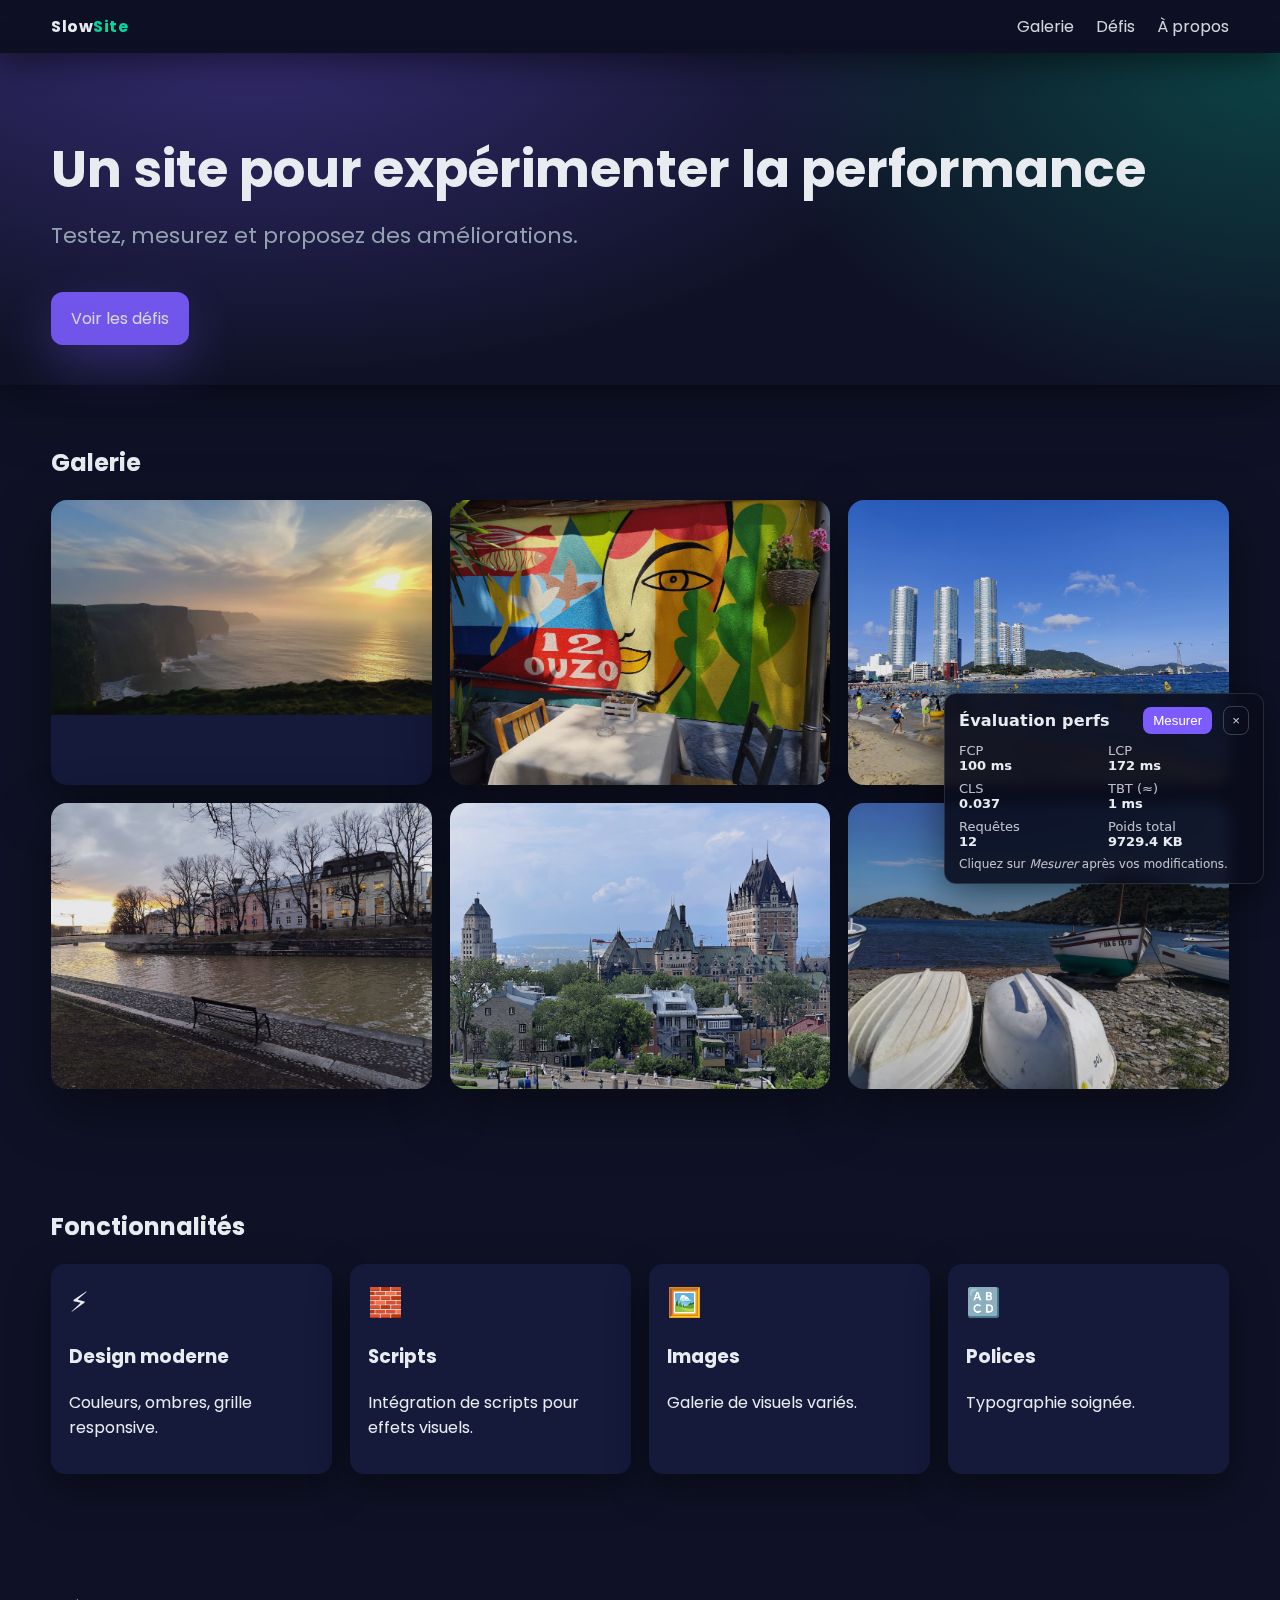
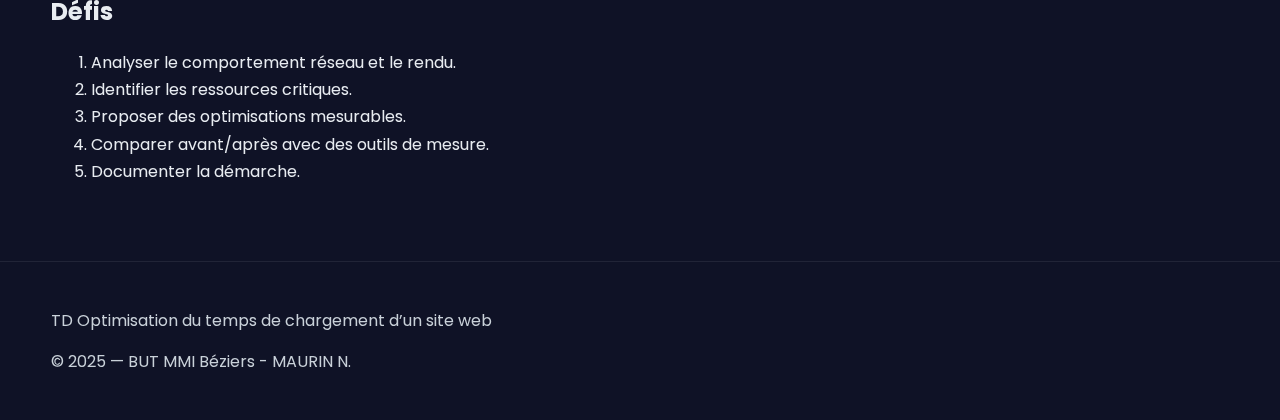
<file: index.html>
<!DOCTYPE html>
<html lang="fr">
  <head>
    <meta charset="utf-8" />
    <meta name="viewport" content="width=device-width, initial-scale=1" />
    <title>Site vitrine</title>
    <link rel="stylesheet" href="css/styles.css" />
    <script src="js/script.js"></script>
  </head>
  <body>
    <div class="topbar">
      <div class="container nav">
        <div class="logo">Slow<span>Site</span></div>
        <div class="menu">
          <a href="#galerie">Galerie</a>
          <a href="#defis">Défis</a>
          <a href="#apropos">À propos</a>
        </div>
      </div>
    </div>

    <div class="hero">
      <div class="container hero-inner">
        <div class="hero-text">
          <h1>Un site pour expérimenter la performance</h1>
          <p>Testez, mesurez et proposez des améliorations.</p>
          <a class="cta" href="#defis">Voir les défis</a>
        </div>
      </div>
    </div>

    <div id="galerie" class="section gallery">
      <div class="container">
        <h2>Galerie</h2>
        <div class="grid">
          <div class="card">
            <a href="img1.html"><img src="img/img1.jpg" alt="Image 1" /></a>
          </div>
          <div class="card">
            <a href="img2.html"><img src="img/img2.jpg" alt="Image 2" /></a>
          </div>
          <div class="card">
            <a href="img3.html"><img src="img/img3.jpg" alt="Image 3" /></a>
          </div>
          <div class="card">
            <a href="img4.html"><img src="img/img4.jpg" alt="Image 4" /></a>
          </div>
          <div class="card">
            <a href="img5.html"><img src="img/img5.jpg" alt="Image 5" /></a>
          </div>
          <div class="card">
            <a href="img6.html"><img src="img/img6.jpg" alt="Image 6" /></a>
          </div>
        </div>
      </div>
    </div>

    <div id="apropos" class="section features">
      <div class="container">
        <h2>Fonctionnalités</h2>
        <div class="features-grid">
          <div class="feature">
            <div class="icon">⚡</div>
            <h3>Design moderne</h3>
            <p>Couleurs, ombres, grille responsive.</p>
          </div>
          <div class="feature">
            <div class="icon">🧱</div>
            <h3>Scripts</h3>
            <p>Intégration de scripts pour effets visuels.</p>
          </div>
          <div class="feature">
            <div class="icon">🖼️</div>
            <h3>Images</h3>
            <p>Galerie de visuels variés.</p>
          </div>
          <div class="feature">
            <div class="icon">🔠</div>
            <h3>Polices</h3>
            <p>Typographie soignée.</p>
          </div>
        </div>
      </div>
    </div>

    <div id="defis" class="section challenges">
      <div class="container">
        <h2>Défis</h2>
        <ol>
          <li>Analyser le comportement réseau et le rendu.</li>
          <li>Identifier les ressources critiques.</li>
          <li>Proposer des optimisations mesurables.</li>
          <li>Comparer avant/après avec des outils de mesure.</li>
          <li>Documenter la démarche.</li>
        </ol>
      </div>
    </div>

    <div class="footer">
      <div class="container">
        <p>TD Optimisation du temps de chargement d’un site web</p>
        <p>© 2025 — BUT MMI Béziers - MAURIN N.</p>
      </div>
    </div>
    <script src="js/metrics.js" defer></script>
  </body>
</html>
</file>
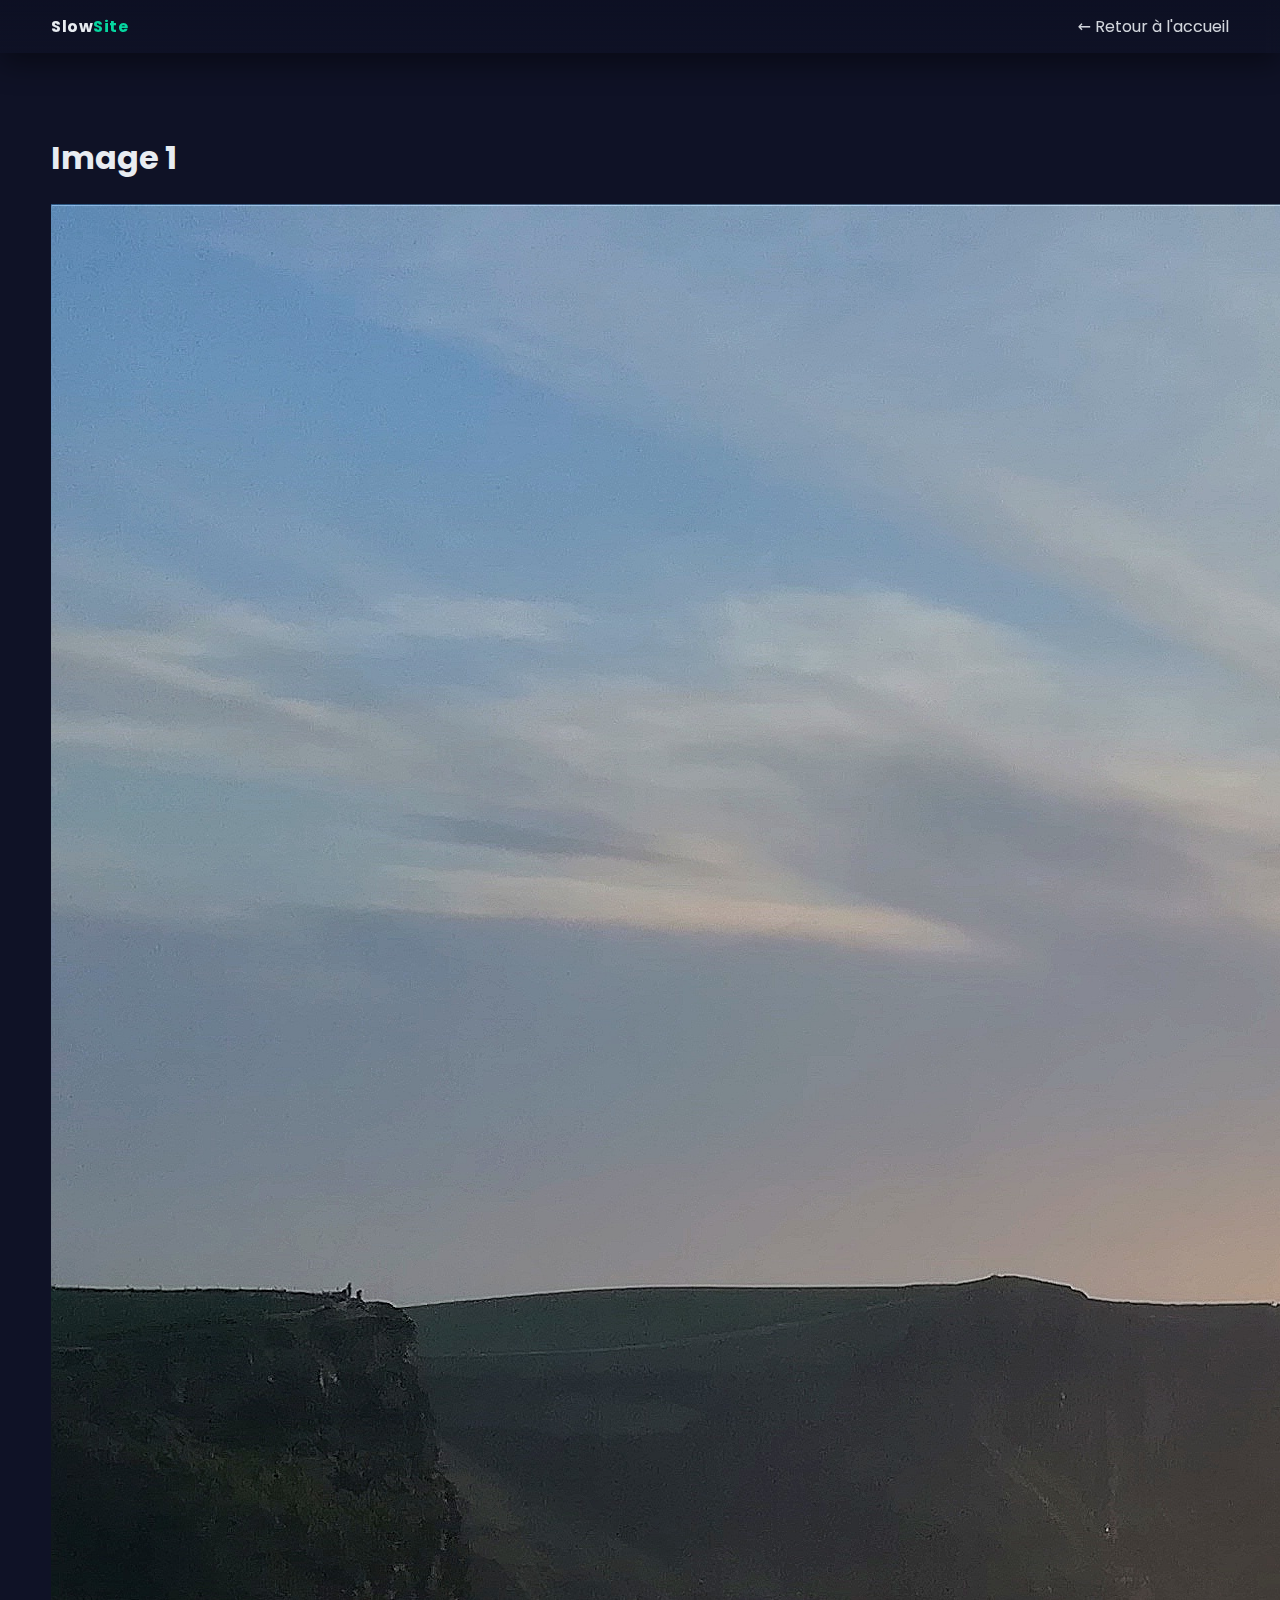
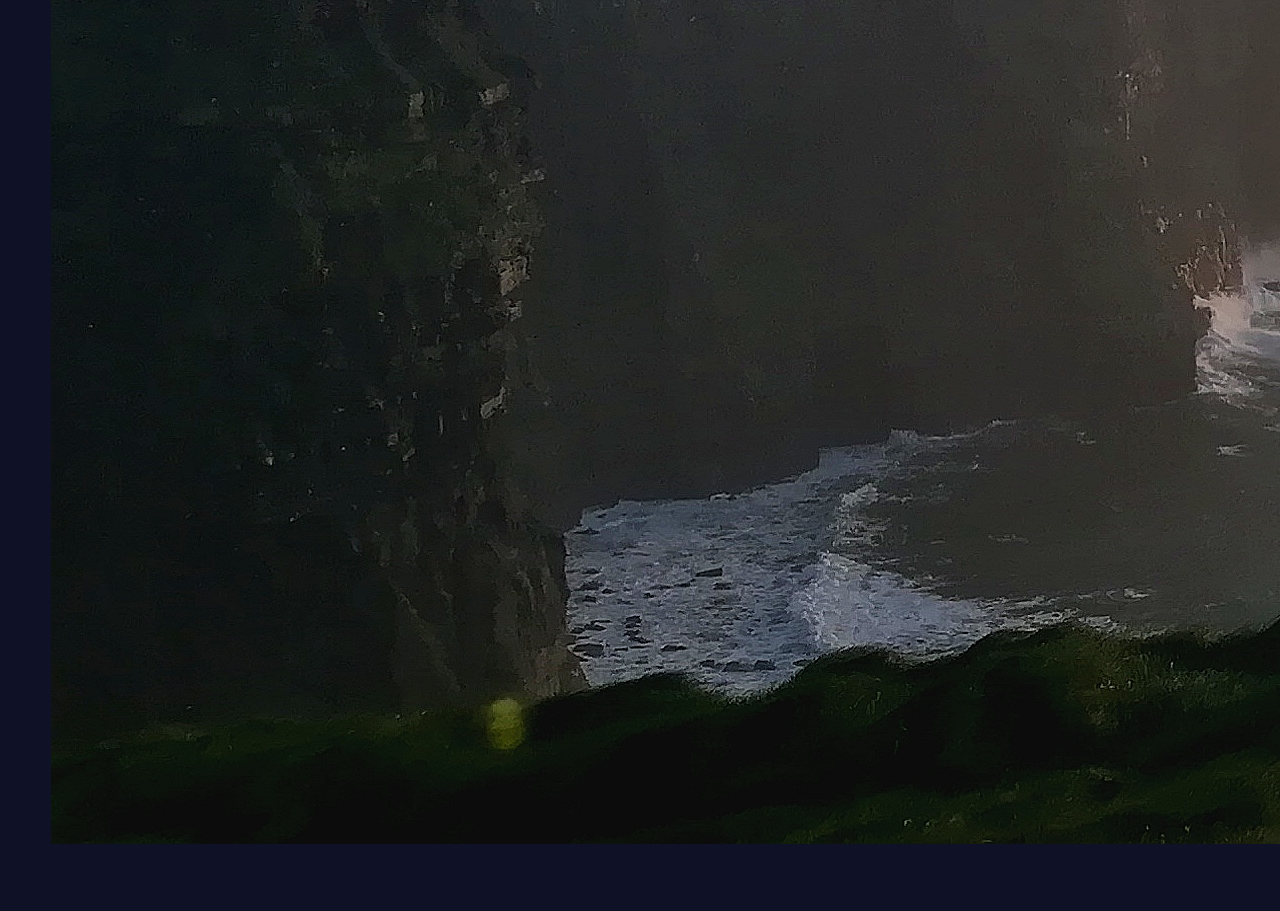
<file: img1.html>
<!DOCTYPE html>
<html lang="fr">
<head>
  <meta charset="utf-8" />
  <meta name="viewport" content="width=device-width, initial-scale=1" />
  <title>Image 1</title>
  <link rel="stylesheet" href="css/styles.css">
  <script src="js/script.js"></script>
</head>
<body>
  <div class="topbar"><div class="container nav"><div class="logo">Slow<span>Site</span></div><div class="menu"><a href="index.html">← Retour à l'accueil</a></div></div></div>
  <div class="section image-page"><div class="container">
    <h1>Image 1</h1>
    <div class="image-wrapper"><img src="img/img1.jpg" alt="Image 1"></div>
  </div></div>
</body>
</html>
</file>
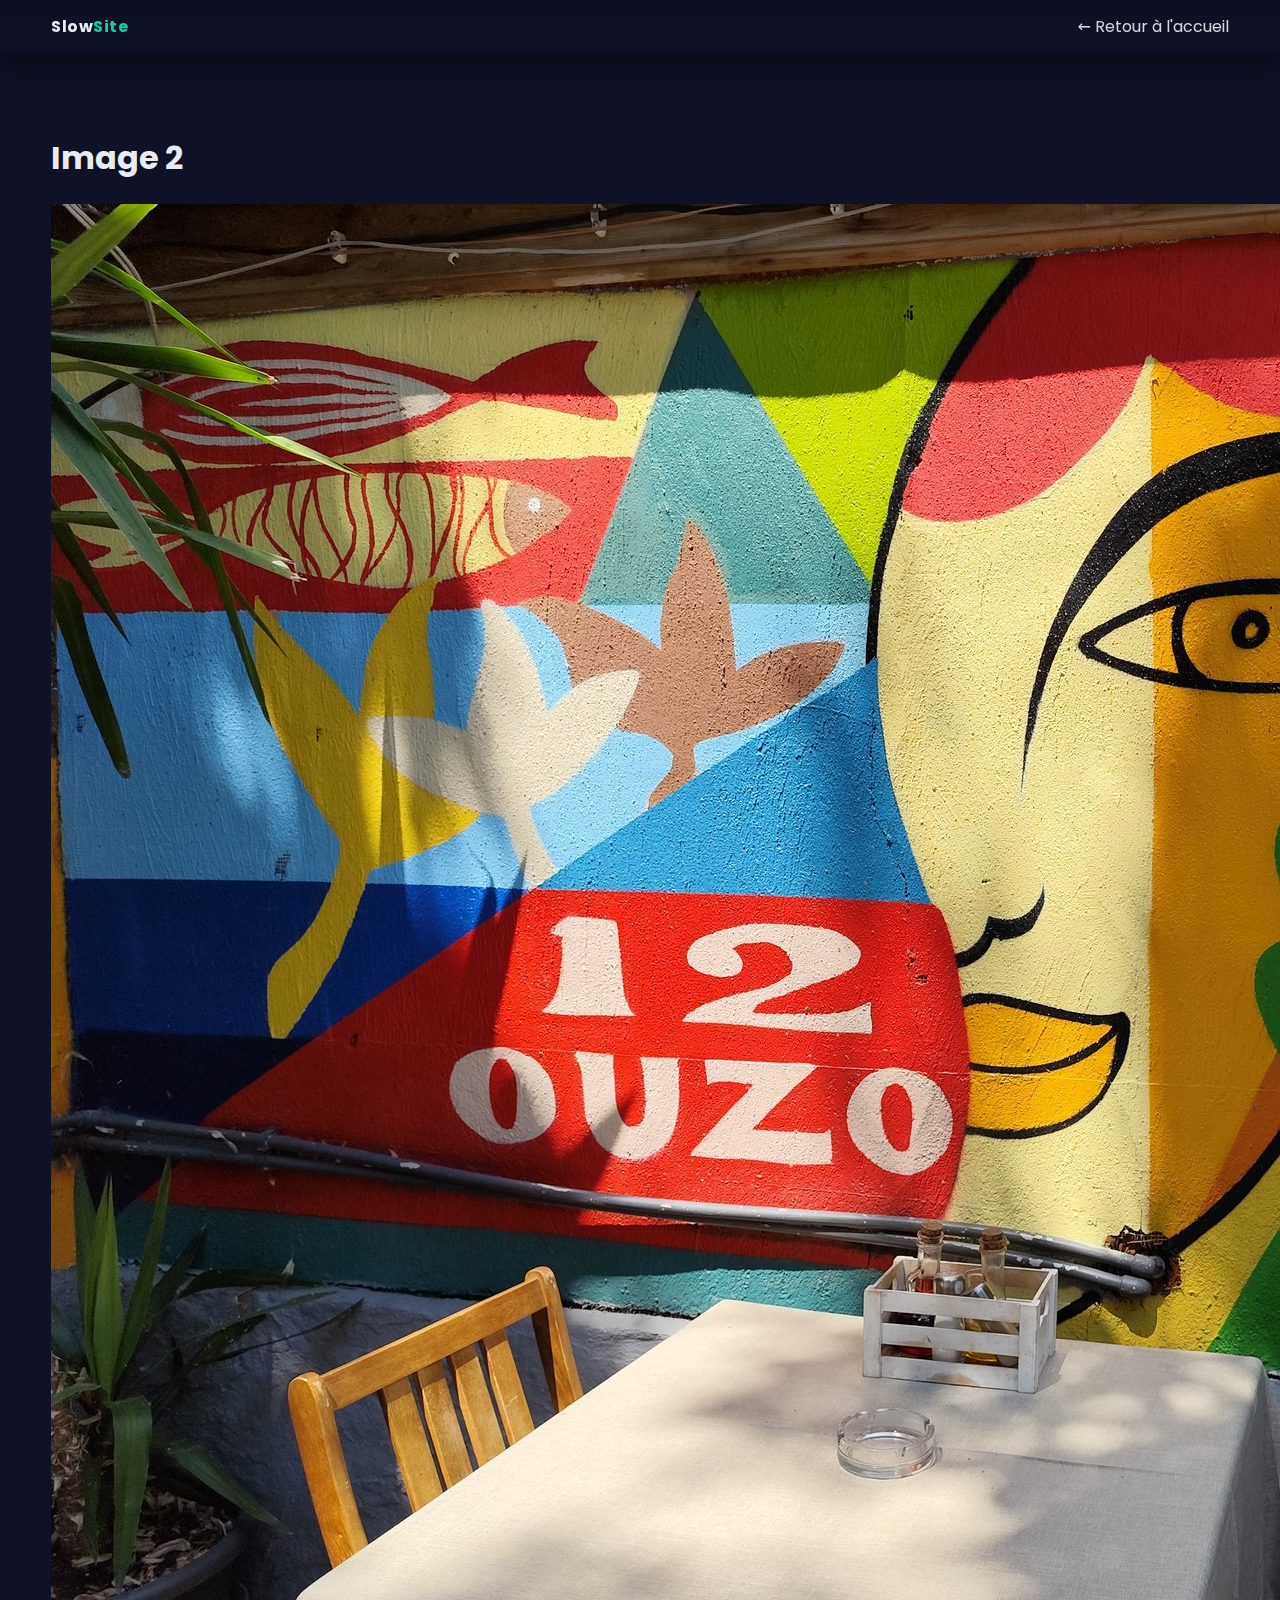
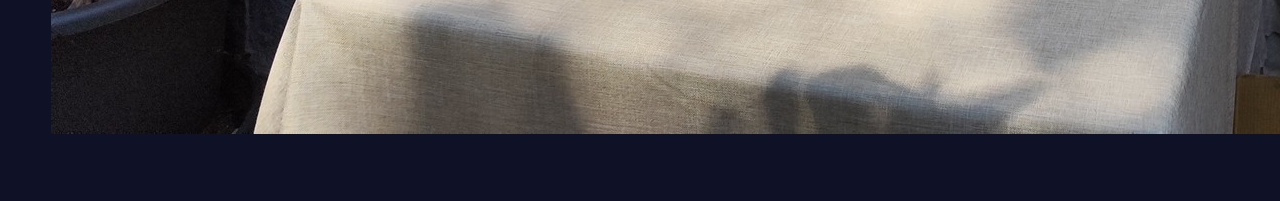
<file: img2.html>
<!DOCTYPE html>
<html lang="fr">
<head>
  <meta charset="utf-8" />
  <meta name="viewport" content="width=device-width, initial-scale=1" />
  <title>Image 2</title>
  <link rel="stylesheet" href="css/styles.css">
  <script src="js/script.js"></script>
</head>
<body>
  <div class="topbar"><div class="container nav"><div class="logo">Slow<span>Site</span></div><div class="menu"><a href="index.html">← Retour à l'accueil</a></div></div></div>
  <div class="section image-page"><div class="container">
    <h1>Image 2</h1>
    <div class="image-wrapper"><img src="img/img2.jpg" alt="Image 2"></div>
  </div></div>
</body>
</html>
</file>
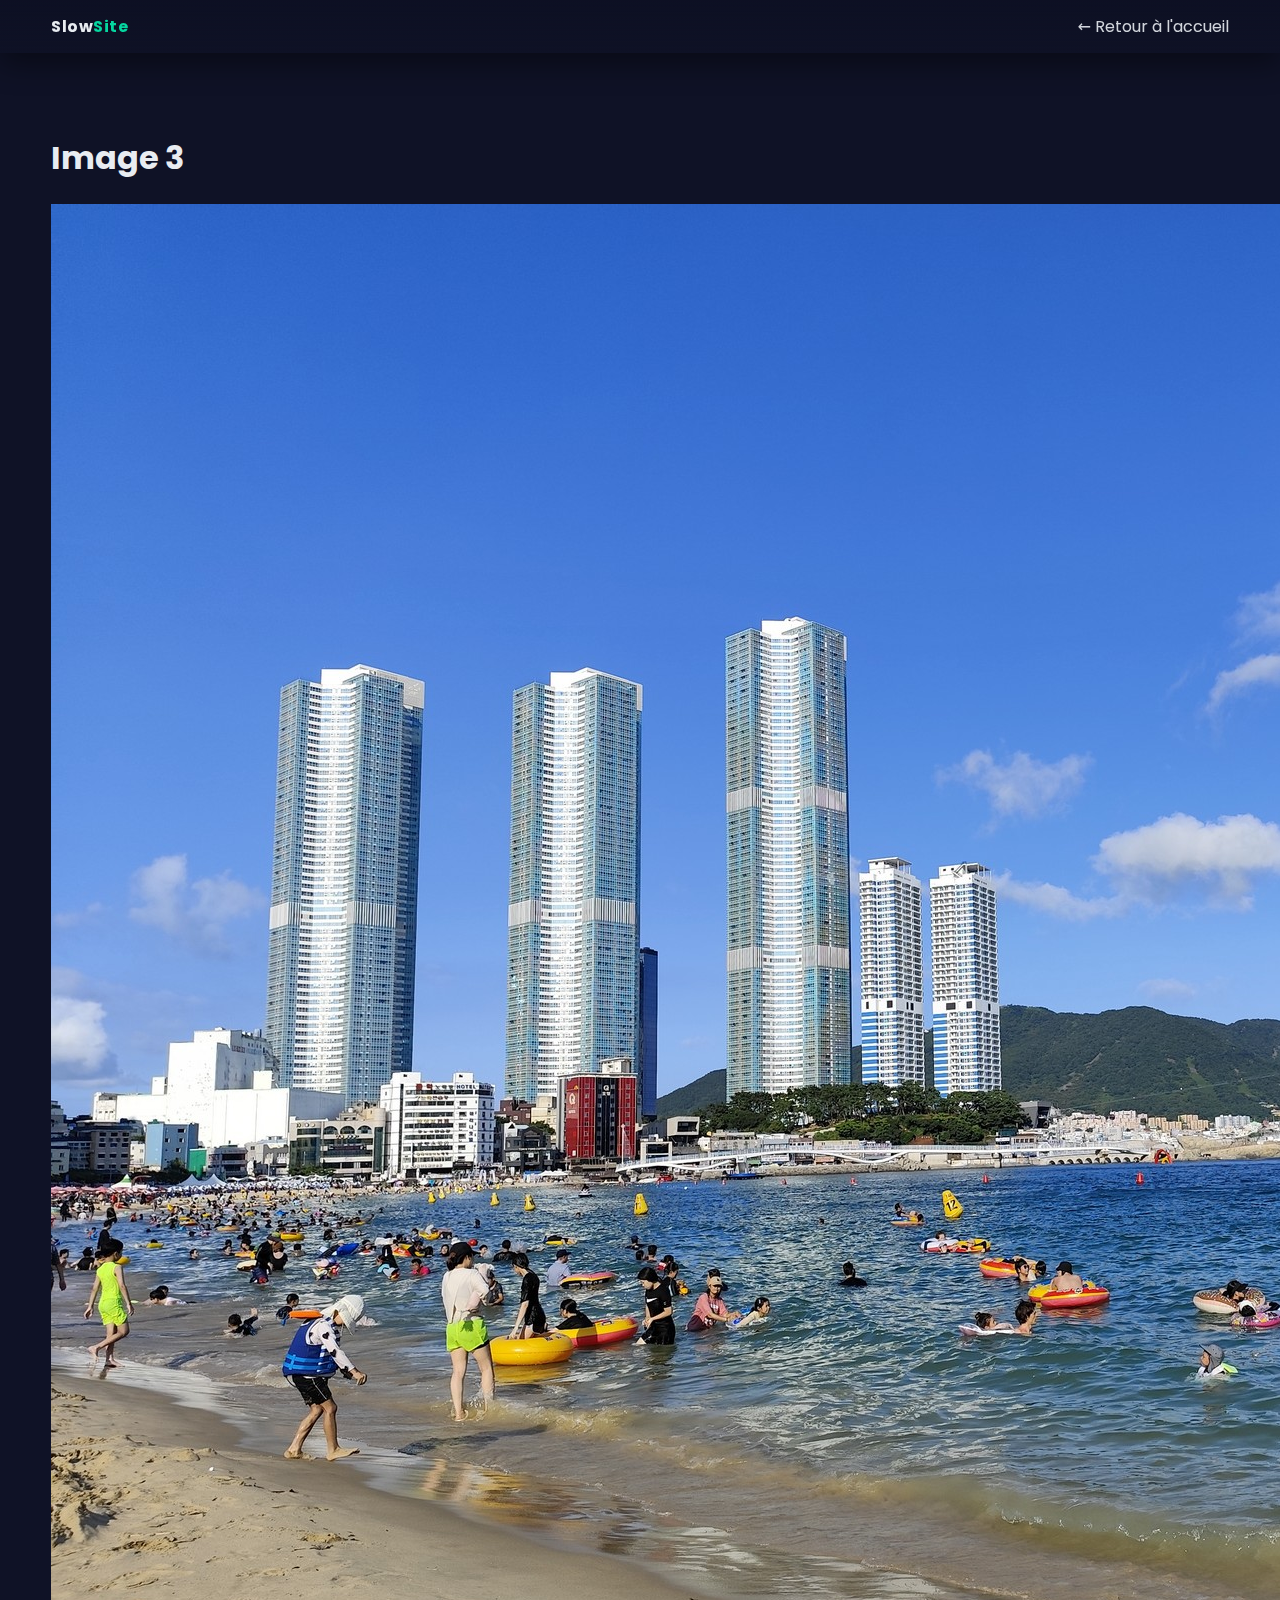
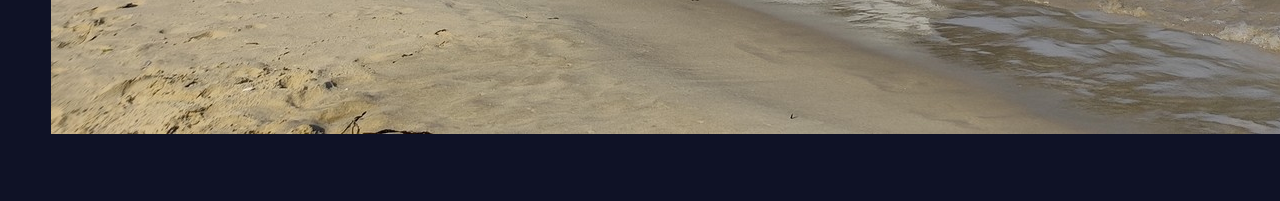
<file: img3.html>
<!DOCTYPE html>
<html lang="fr">
<head>
  <meta charset="utf-8" />
  <meta name="viewport" content="width=device-width, initial-scale=1" />
  <title>Image 3</title>
  <link rel="stylesheet" href="css/styles.css">
  <script src="js/script.js"></script>
</head>
<body>
  <div class="topbar"><div class="container nav"><div class="logo">Slow<span>Site</span></div><div class="menu"><a href="index.html">← Retour à l'accueil</a></div></div></div>
  <div class="section image-page"><div class="container">
    <h1>Image 3</h1>
    <div class="image-wrapper"><img src="img/img3.jpg" alt="Image 3"></div>
  </div></div>
</body>
</html>
</file>
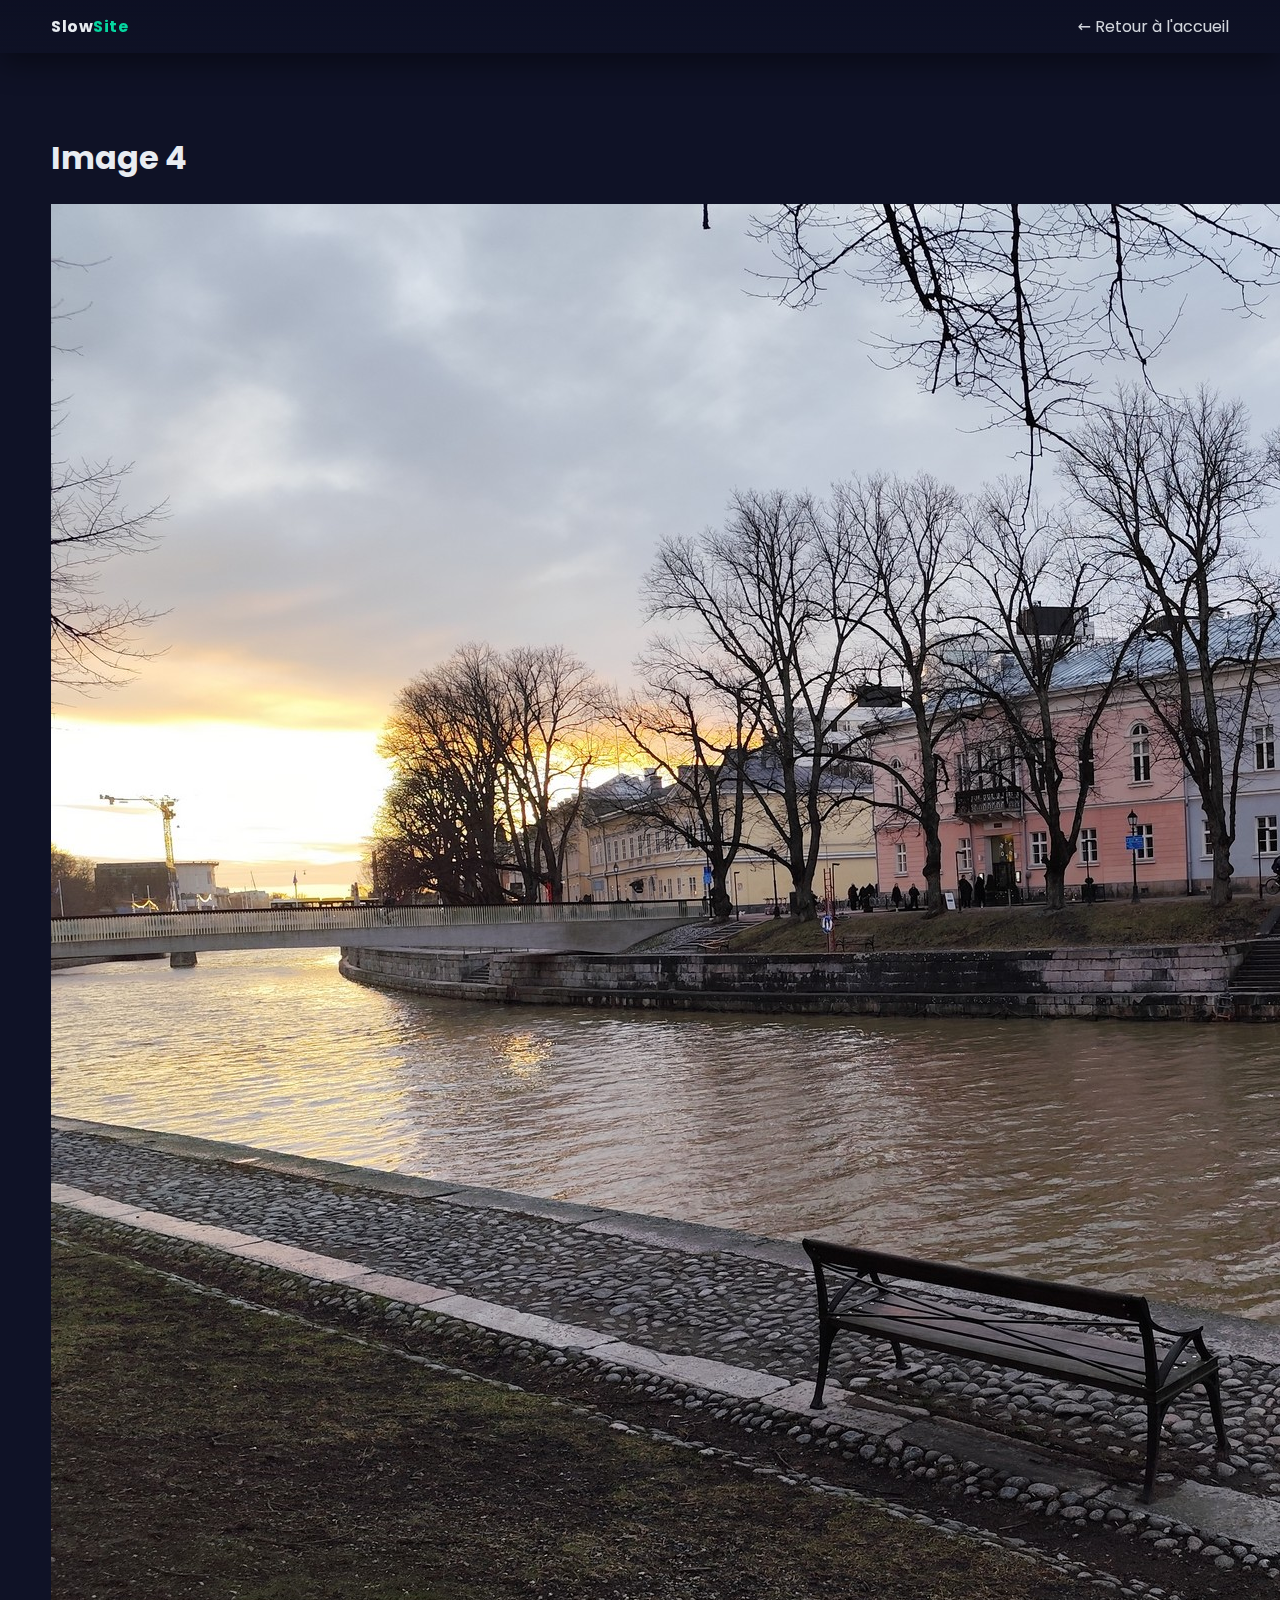
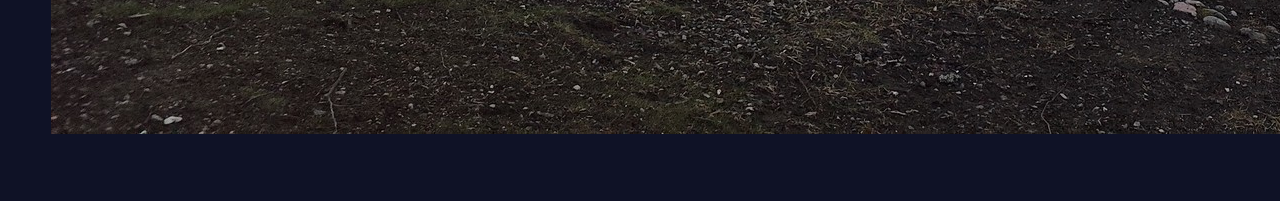
<file: img4.html>
<!DOCTYPE html>
<html lang="fr">
<head>
  <meta charset="utf-8" />
  <meta name="viewport" content="width=device-width, initial-scale=1" />
  <title>Image 4</title>
  <link rel="stylesheet" href="css/styles.css">
  <script src="js/script.js"></script>
</head>
<body>
  <div class="topbar"><div class="container nav"><div class="logo">Slow<span>Site</span></div><div class="menu"><a href="index.html">← Retour à l'accueil</a></div></div></div>
  <div class="section image-page"><div class="container">
    <h1>Image 4</h1>
    <div class="image-wrapper"><img src="img/img4.jpg" alt="Image 4"></div>
  </div></div>
</body>
</html>
</file>
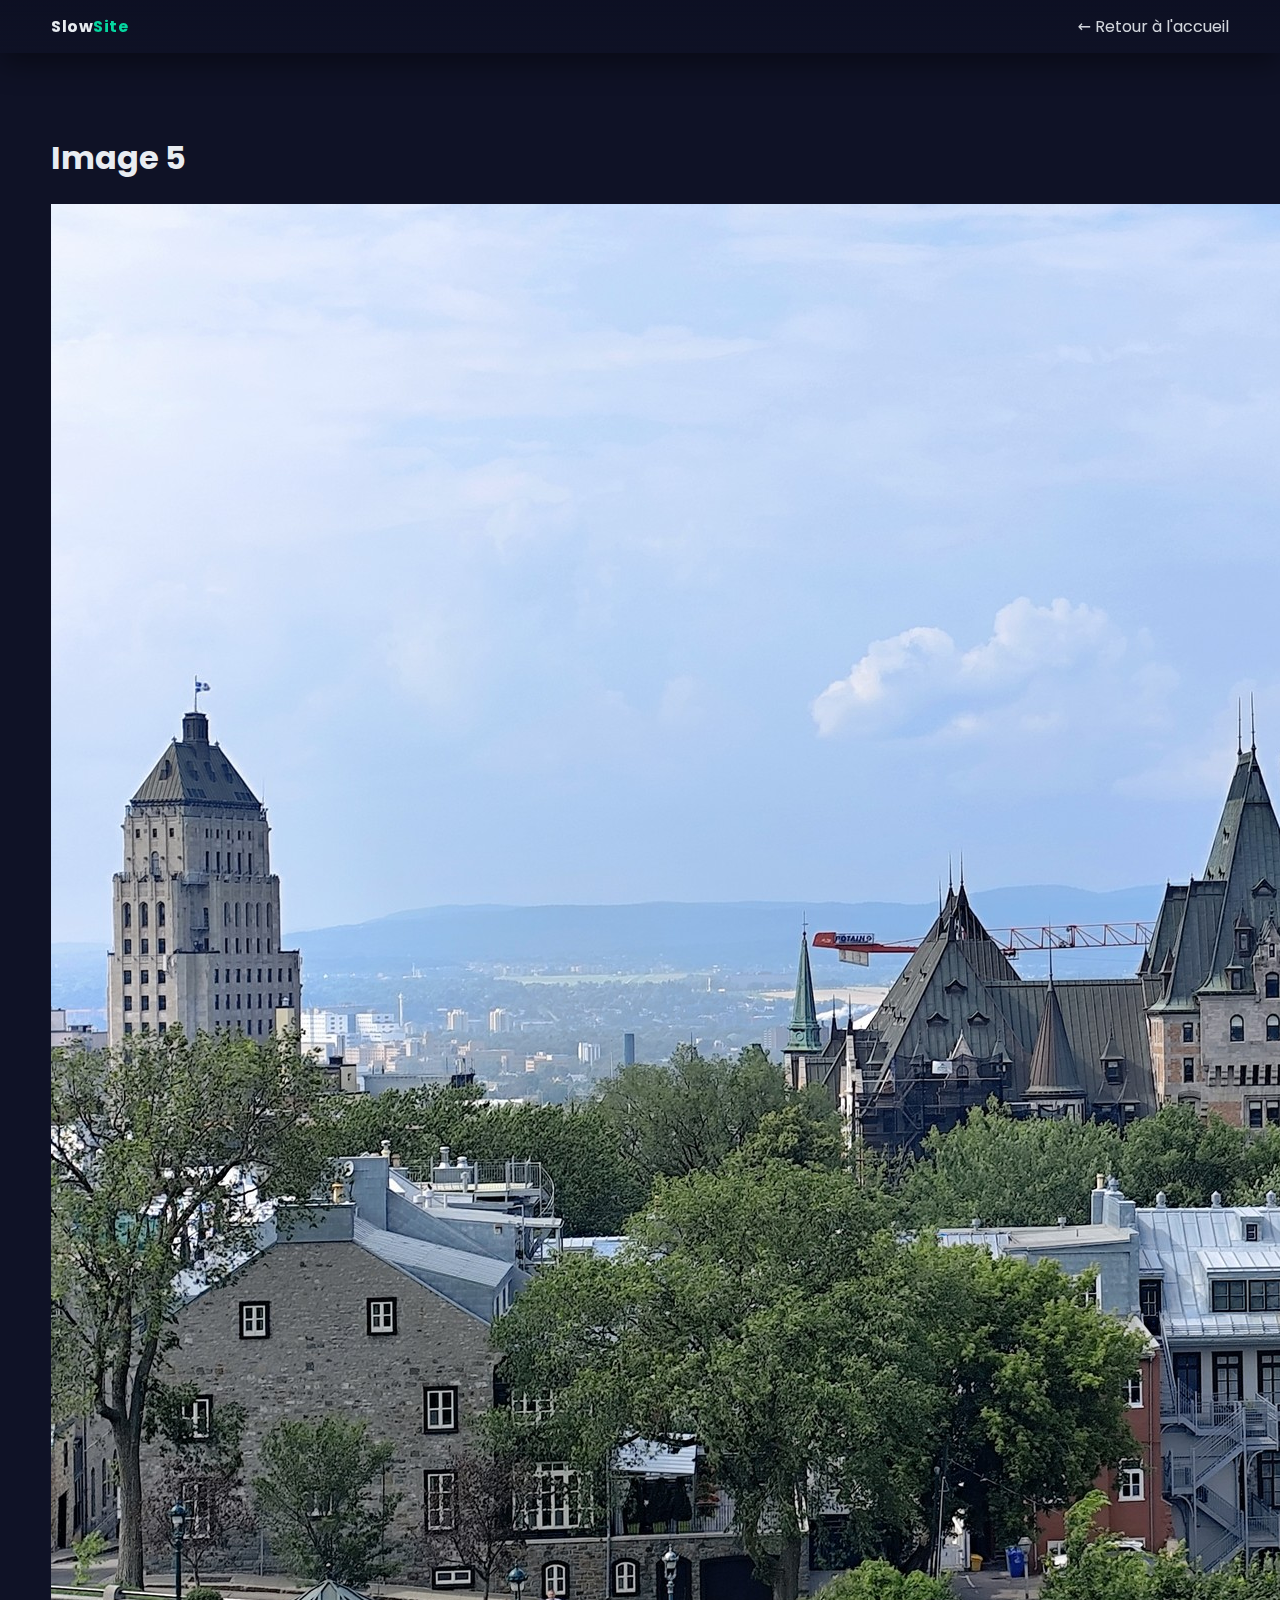
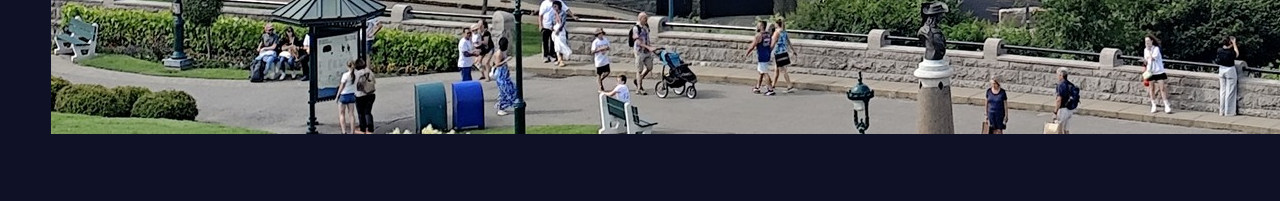
<file: img5.html>
<!DOCTYPE html>
<html lang="fr">
<head>
  <meta charset="utf-8" />
  <meta name="viewport" content="width=device-width, initial-scale=1" />
  <title>Image 5</title>
  <link rel="stylesheet" href="css/styles.css">
  <script src="js/script.js"></script>
</head>
<body>
  <div class="topbar"><div class="container nav"><div class="logo">Slow<span>Site</span></div><div class="menu"><a href="index.html">← Retour à l'accueil</a></div></div></div>
  <div class="section image-page"><div class="container">
    <h1>Image 5</h1>
    <div class="image-wrapper"><img src="img/img5.jpg" alt="Image 5"></div>
  </div></div>
</body>
</html>
</file>
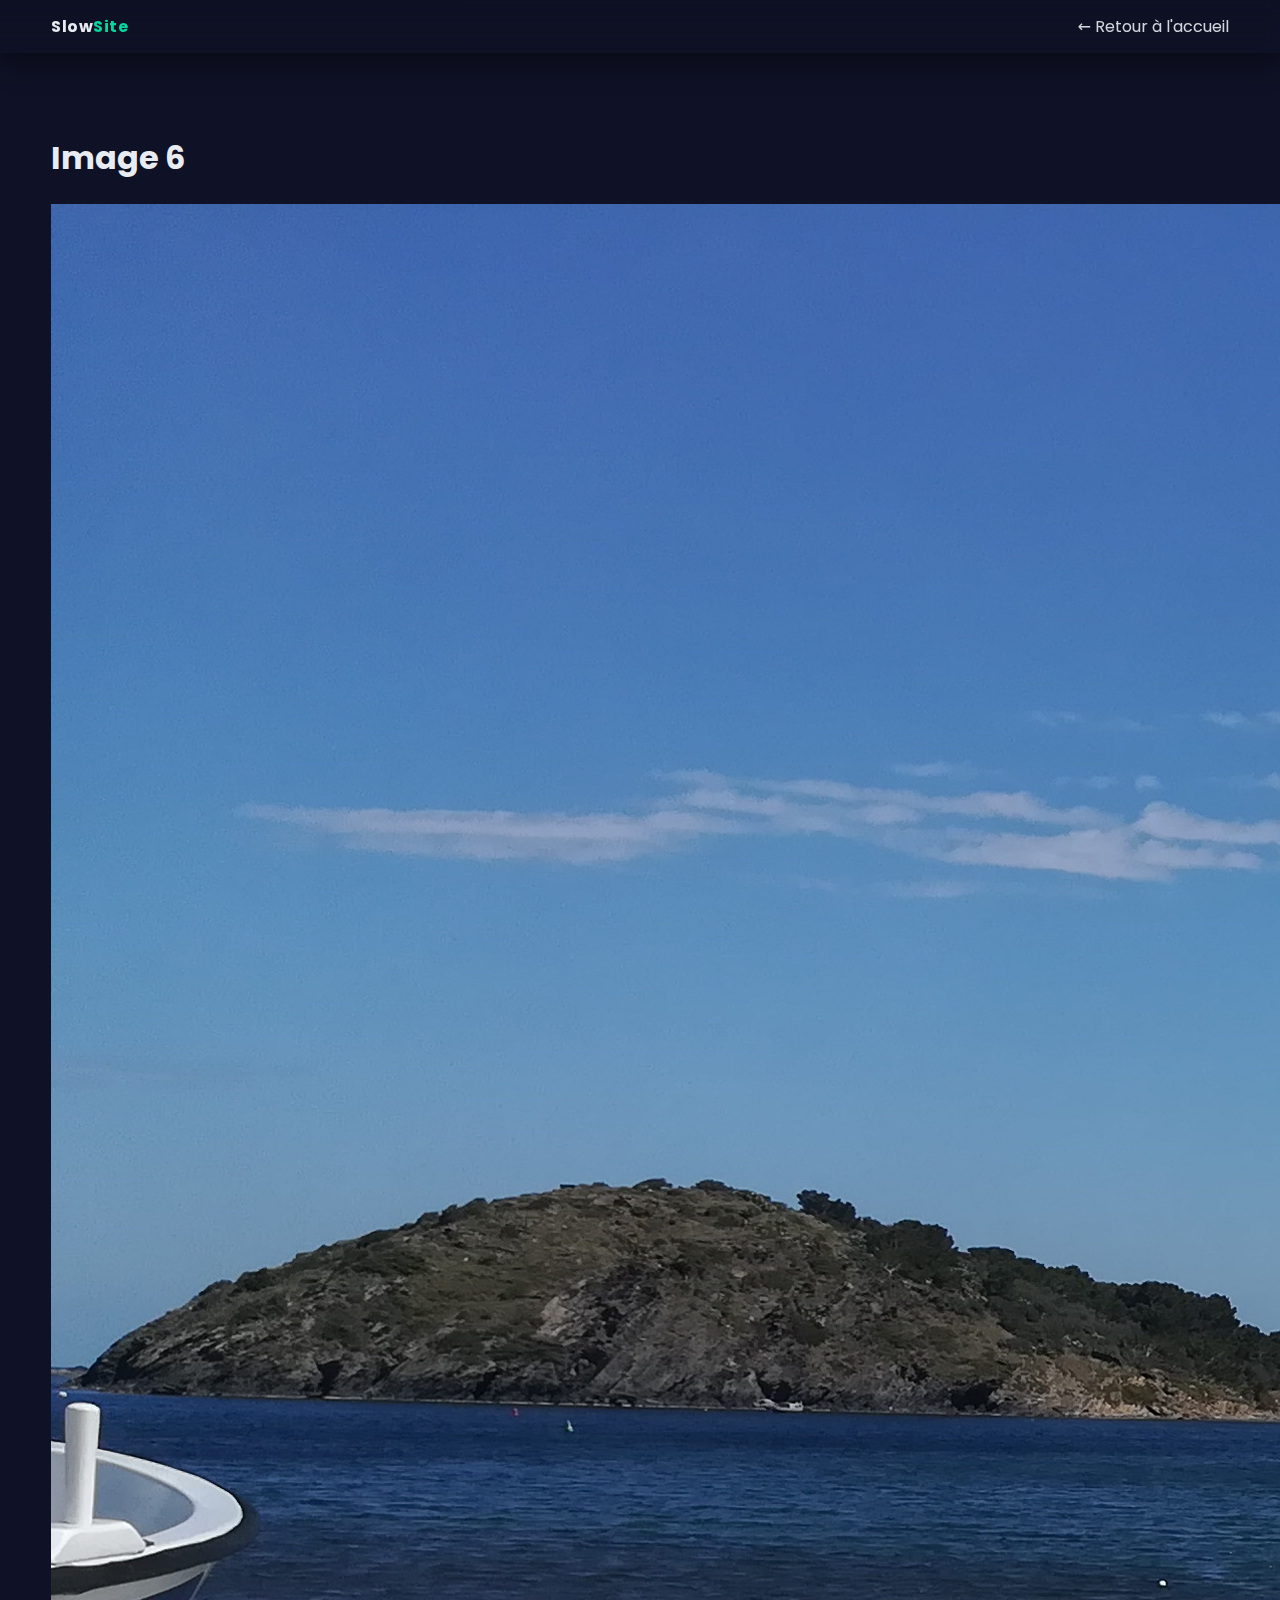
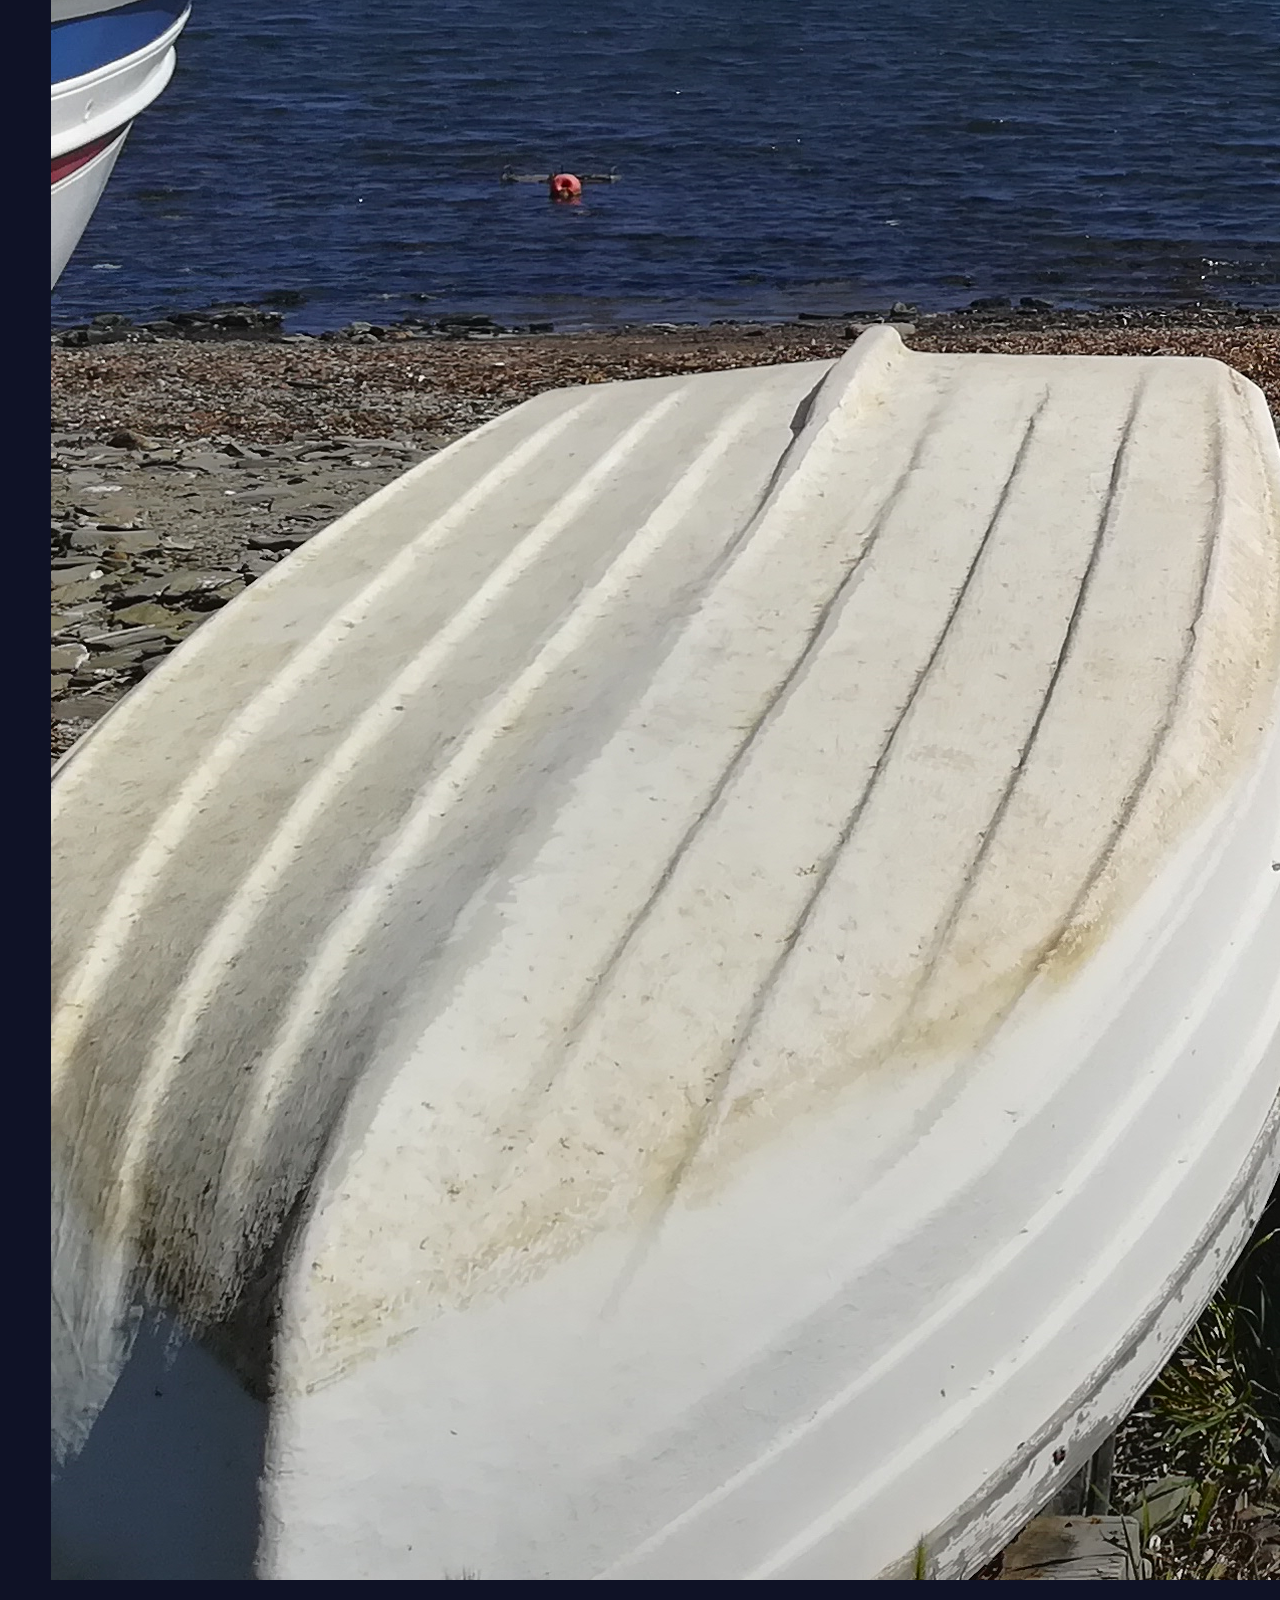
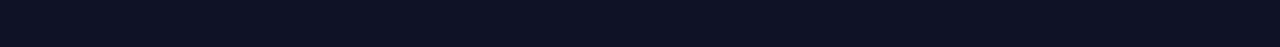
<file: img6.html>
<!DOCTYPE html>
<html lang="fr">
<head>
  <meta charset="utf-8" />
  <meta name="viewport" content="width=device-width, initial-scale=1" />
  <title>Image 6</title>
  <link rel="stylesheet" href="css/styles.css">
  <script src="js/script.js"></script>
</head>
<body>
  <div class="topbar"><div class="container nav"><div class="logo">Slow<span>Site</span></div><div class="menu"><a href="index.html">← Retour à l'accueil</a></div></div></div>
  <div class="section image-page"><div class="container">
    <h1>Image 6</h1>
    <div class="image-wrapper"><img src="img/img6.jpg" alt="Image 6"></div>
  </div></div>
</body>
</html>
</file>
<file: css/styles.css>
@import url('extra.css');
@import url('https://fonts.googleapis.com/css2?family=Poppins:wght@300;400;600&display=block');
:root{--bg:#0f1226;--fg:#E8ECF1;--muted:#93A1B1;--primary:#7C5CFF;--accent:#06D6A0;--card:#15193A;--shadow:rgba(0,0,0,0.45)}
*{box-sizing:border-box}
html,body{margin:0;padding:0;background:var(--bg);color:var(--fg);font-family:'Poppins',system-ui,Segoe UI,Roboto,Arial,sans-serif}
.container{width:min(1200px,92%);margin:0 auto}
a{color:var(--fg);text-decoration:none;opacity:.9}a:hover{opacity:1}
.topbar{position:sticky;top:0;backdrop-filter:blur(6px);background:linear-gradient(180deg,rgba(13,16,35,.8),rgba(13,16,35,.2));z-index:10;box-shadow:0 10px 30px var(--shadow)}
.nav{display:flex;align-items:center;justify-content:space-between;padding:14px 0}
.logo{font-weight:700;letter-spacing:.5px}.logo span{color:var(--accent)}.menu{display:flex;gap:22px}
.hero{padding:90px 0 40px;background:radial-gradient(1200px 600px at 20% -10%, rgba(124,92,255,.35), transparent 60%), radial-gradient(900px 600px at 100% 0%, rgba(6,214,160,.25), transparent 60%)}
.hero-inner{display:grid;grid-template-columns:1fr;gap:28px}
.hero h1{font-size:clamp(28px,4vw,56px);line-height:1.05;margin:0 0 10px}
.hero p{font-size:clamp(16px,1.8vw,22px);color:var(--muted)}
.highlight{color:var(--accent)}
.cta{display:inline-block;margin-top:18px;background:var(--primary);padding:14px 20px;border-radius:12px;box-shadow:0 20px 50px rgba(124,92,255,.35);transition:transform .2s ease, box-shadow .2s ease}
.cta:hover{transform:translateY(-2px);box-shadow:0 28px 60px rgba(124,92,255,.45)}
.section{padding:60px 0}.section h2{margin:0 0 20px}
.gallery .grid{display:grid;grid-template-columns:repeat(3,1fr);gap:18px}
.card{background:var(--card);border-radius:16px;overflow:hidden;box-shadow:0 20px 60px var(--shadow)}
.card img{display:block;width:100%;height:auto;opacity:0;transition:opacity .6s ease}
.card img.loaded{opacity:1}
.features-grid{display:grid;grid-template-columns:repeat(4,1fr);gap:18px}
.feature{background:var(--card);padding:18px;border-radius:14px;box-shadow:0 14px 40px var(--shadow)}
.feature .icon{font-size:28px}
.challenges ol{line-height:1.7}
.footer{padding:30px 0;border-top:1px solid rgba(255,255,255,.08);color:#c9d1d9}
.redundant-1{padding:1px;margin:1px;box-shadow:0 0 1px rgba(0,0,0,.1)}
.redundant-2{padding:2px;margin:2px;box-shadow:0 0 2px rgba(0,0,0,.2)}
.redundant-3{padding:3px;margin:3px;box-shadow:0 0 3px rgba(0,0,0,.3)}
.redundant-4{padding:4px;margin:4px;box-shadow:0 0 4px rgba(0,0,0,.4)}
.redundant-5{padding:0px;margin:5px;box-shadow:0 0 5px rgba(0,0,0,.5)}
@media (max-width:900px){.features-grid{grid-template-columns:repeat(2,1fr)}.gallery .grid{grid-template-columns:repeat(2,1fr)}}
@media (max-width:560px){.features-grid{grid-template-columns:1fr}.gallery .grid{grid-template-columns:1fr}}
</file>
